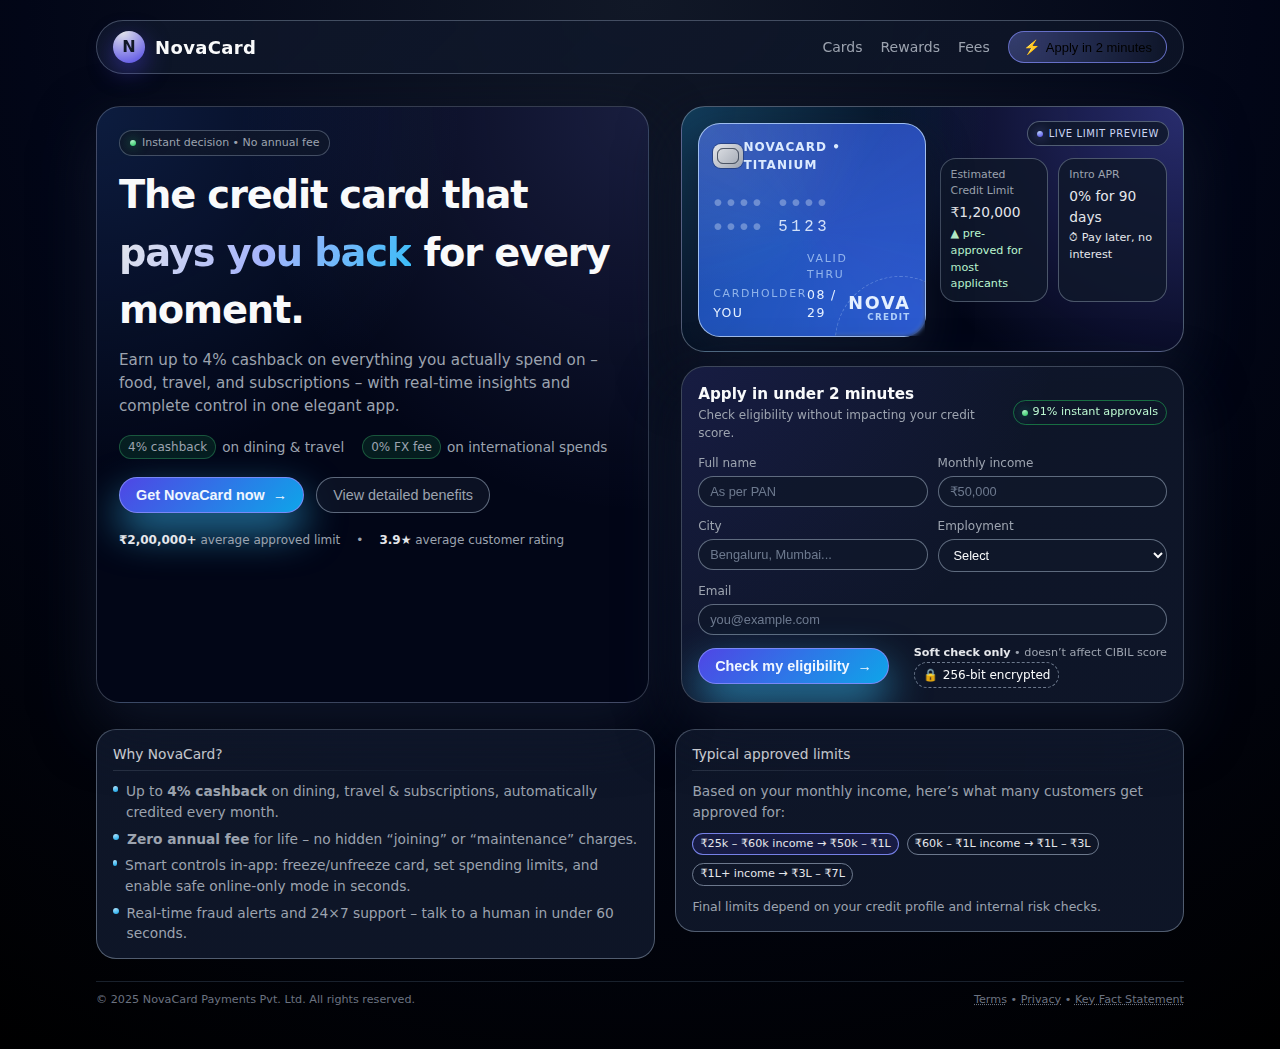
<file: index.html>
<!DOCTYPE html>
<html lang="en">
<head>
  <meta charset="UTF-8" />
  <title>NovaCard – Smart Credit for Modern Life</title>
  <meta name="viewport" content="width=device-width, initial-scale=1.0" />

  <style>
    :root {
      --bg-dark: #050816;
      --bg-card: #0f172a;
      --accent: #6366f1;
      --accent-soft: rgba(99, 102, 241, 0.1);
      --text-main: #f9fafb;
      --text-muted: #9ca3af;
      --danger: #f97373;
      --success: #22c55e;
      --border-soft: rgba(148, 163, 184, 0.35);
      --shadow-soft: 0 24px 60px rgba(15, 23, 42, 0.9);
      --radius-xl: 24px;
      --transition-fast: 180ms ease-out;
    }

    * {
      box-sizing: border-box;
      margin: 0;
      padding: 0;
    }

    body {
      font-family: system-ui, -apple-system, BlinkMacSystemFont, "SF Pro Text",
        "Segoe UI", sans-serif;
      background: radial-gradient(circle at top, #111827 0, #020617 50%, #000 100%);
      color: var(--text-main);
      min-height: 100vh;
      line-height: 1.5;
      -webkit-font-smoothing: antialiased;
    }

    a {
      color: inherit;
      text-decoration: none;
    }

    .page {
      max-width: 1120px;
      margin: 0 auto;
      padding: 20px 16px 40px;
    }

    /* Navbar */
    .nav {
      display: flex;
      align-items: center;
      justify-content: space-between;
      padding: 10px 16px;
      border-radius: 999px;
      border: 1px solid rgba(148, 163, 184, 0.4);
      background: linear-gradient(135deg, rgba(15, 23, 42, 0.9), rgba(15, 23, 42, 0.7));
      backdrop-filter: blur(18px);
      position: sticky;
      top: 12px;
      z-index: 10;
    }

    .nav-left {
      display: flex;
      align-items: center;
      gap: 10px;
    }

    .logo-badge {
      width: 32px;
      height: 32px;
      border-radius: 999px;
      background: radial-gradient(circle at 30% 0, #e5e7eb, #4f46e5);
      display: flex;
      align-items: center;
      justify-content: center;
      font-weight: 700;
      font-size: 16px;
      color: #111827;
      box-shadow: 0 8px 24px rgba(79, 70, 229, 0.5);
    }

    .nav-title {
      font-weight: 600;
      font-size: 18px;
      letter-spacing: 0.02em;
    }

    .nav-links {
      display: flex;
      align-items: center;
      gap: 18px;
      font-size: 14px;
      color: var(--text-muted);
    }

    .nav-link {
      position: relative;
      cursor: pointer;
    }

    .nav-link span {
      position: relative;
      z-index: 1;
    }

    .nav-link::after {
      content: "";
      position: absolute;
      inset: 0;
      border-radius: 999px;
      background: radial-gradient(circle at 50% 0, rgba(99, 102, 241, 0.25), transparent);
      opacity: 0;
      transform: scale(0.8);
      transition: opacity var(--transition-fast), transform var(--transition-fast);
    }

    .nav-link:hover {
      color: #e5e7eb;
    }

    .nav-link:hover::after {
      opacity: 1;
      transform: scale(1);
    }

    .nav-cta {
      padding: 7px 14px;
      font-size: 13px;
      border-radius: 999px;
      border: 1px solid rgba(129, 140, 248, 0.7);
      background: radial-gradient(circle at 0 0, rgba(129, 140, 248, 0.35), rgba(15, 23, 42, 0.8));
      cursor: pointer;
      display: inline-flex;
      align-items: center;
      gap: 6px;
      transition: transform var(--transition-fast), box-shadow var(--transition-fast),
        background var(--transition-fast);
    }

    .nav-cta-icon {
      font-size: 14px;
    }

    .nav-cta:hover {
      transform: translateY(-1px);
      box-shadow: 0 12px 32px rgba(79, 70, 229, 0.6);
      background: radial-gradient(circle at 0 0, rgba(129, 140, 248, 0.5), rgba(15, 23, 42, 0.9));
    }

    /* Layout */
    .hero {
      margin-top: 32px;
      display: grid;
      grid-template-columns: minmax(0, 1.1fr) minmax(0, 1fr);
      gap: 32px;
      align-items: stretch;
    }

    @media (max-width: 860px) {
      .hero {
        grid-template-columns: minmax(0, 1fr);
      }

      .nav {
        padding-inline: 12px;
        gap: 10px;
      }

      .nav-links {
        display: none;
      }
    }

    /* Left column: text */
    .hero-copy-card {
      padding: 22px 22px 20px;
      border-radius: var(--radius-xl);
      border: 1px solid var(--border-soft);
      background: radial-gradient(circle at 0 0, rgba(59, 130, 246, 0.18), transparent 45%),
        radial-gradient(circle at 100% 0, rgba(129, 140, 248, 0.18), transparent 50%),
        linear-gradient(145deg, #020617, #020617);
      box-shadow: var(--shadow-soft);
      position: relative;
      overflow: hidden;
    }

    .hero-pill {
      display: inline-flex;
      align-items: center;
      gap: 6px;
      padding: 4px 10px;
      border-radius: 999px;
      border: 1px solid rgba(148, 163, 184, 0.4);
      font-size: 11px;
      color: var(--text-muted);
      background: linear-gradient(135deg, rgba(15, 23, 42, 0.9), rgba(15, 23, 42, 0.8));
      margin-bottom: 10px;
    }

    .hero-pill-dot {
      width: 6px;
      height: 6px;
      border-radius: 999px;
      background: radial-gradient(circle at 30% 0, #bbf7d0, #22c55e);
      box-shadow: 0 0 12px rgba(34, 197, 94, 0.9);
    }

    .hero-heading {
      font-size: clamp(2.1rem, 3vw, 2.6rem);
      letter-spacing: -0.03em;
      font-weight: 700;
      margin-bottom: 10px;
    }

    .hero-heading strong {
      background: linear-gradient(120deg, #e5e7eb, #a5b4fc, #38bdf8);
      -webkit-background-clip: text;
      background-clip: text;
      color: transparent;
      white-space: nowrap;
    }

    .hero-sub {
      color: var(--text-muted);
      font-size: 0.95rem;
      max-width: 30rem;
      margin-bottom: 18px;
    }

    .hero-highlight-row {
      display: flex;
      gap: 18px;
      flex-wrap: wrap;
      margin-bottom: 18px;
      font-size: 0.85rem;
      color: #e5e7eb;
    }

    .hero-highlight {
      display: inline-flex;
      align-items: center;
      gap: 6px;
    }

    .hero-highlight-badge {
      padding: 2px 8px;
      border-radius: 999px;
      background: rgba(34, 197, 94, 0.12);
      color: #bbf7d0;
      font-size: 0.75rem;
      border: 1px solid rgba(74, 222, 128, 0.3);
    }

    .hero-highlight span {
      color: var(--text-muted);
    }

    .hero-cta-row {
      display: flex;
      gap: 12px;
      flex-wrap: wrap;
      margin-bottom: 18px;
    }

    .btn {
      border-radius: 999px;
      padding: 9px 16px;
      font-size: 0.9rem;
      display: inline-flex;
      align-items: center;
      gap: 8px;
      cursor: pointer;
      border: 1px solid transparent;
      transition: transform var(--transition-fast), box-shadow var(--transition-fast),
        background var(--transition-fast), border-color var(--transition-fast),
        opacity var(--transition-fast);
      white-space: nowrap;
    }

    .btn-primary {
      background: linear-gradient(135deg, #4f46e5, #0ea5e9);
      border-color: rgba(129, 140, 248, 0.9);
      box-shadow: 0 18px 40px rgba(56, 189, 248, 0.65);
      color: #eff6ff;
      font-weight: 600;
    }

    .btn-primary:hover {
      transform: translateY(-1px) scale(1.01);
      box-shadow: 0 24px 60px rgba(56, 189, 248, 0.9);
    }

    .btn-secondary {
      background: rgba(15, 23, 42, 0.7);
      border-color: rgba(148, 163, 184, 0.6);
      color: var(--text-muted);
    }

    .btn-secondary:hover {
      background: rgba(15, 23, 42, 0.95);
      border-color: rgba(209, 213, 219, 0.8);
      color: #e5e7eb;
    }

    .hero-footnote {
      display: flex;
      gap: 16px;
      flex-wrap: wrap;
      font-size: 0.75rem;
      color: var(--text-muted);
    }

    .hero-footnote strong {
      color: #e5e7eb;
    }

    /* Right column: card + form */
    .hero-right {
      display: flex;
      flex-direction: column;
      gap: 14px;
    }

    .card-visual {
      position: relative;
      border-radius: var(--radius-xl);
      padding: 16px 16px 14px;
      border: 1px solid rgba(148, 163, 184, 0.5);
      background: radial-gradient(circle at 0 0, rgba(56, 189, 248, 0.3), transparent 55%),
        radial-gradient(circle at 100% 0, rgba(99, 102, 241, 0.4), transparent 55%),
        linear-gradient(145deg, #020617, #020617);
      overflow: hidden;
      box-shadow: var(--shadow-soft);
    }

    .floating-tag {
      position: absolute;
      top: 14px;
      right: 14px;
      padding: 4px 9px;
      border-radius: 999px;
      font-size: 10px;
      letter-spacing: 0.06em;
      text-transform: uppercase;
      background: rgba(15, 23, 42, 0.85);
      border: 1px solid rgba(148, 163, 184, 0.5);
      color: #cbd5f5;
      display: inline-flex;
      align-items: center;
      gap: 6px;
    }

    .floating-tag-dot {
      width: 6px;
      height: 6px;
      border-radius: 999px;
      background: radial-gradient(circle at 30% 0, #bfdbfe, #4f46e5);
      box-shadow: 0 0 12px rgba(129, 140, 248, 0.9);
    }

    .card-inner {
      display: grid;
      grid-template-columns: minmax(0, 1.1fr) minmax(0, 1.1fr);
      gap: 14px;
      align-items: center;
    }

    @media (max-width: 480px) {
      .card-inner {
        grid-template-columns: minmax(0, 1fr);
      }
    }

    /* The credit card */
    .card-ui {
      border-radius: 22px;
      padding: 14px 14px 13px;
      background: radial-gradient(circle at 0 0, rgba(248, 250, 252, 0.12), transparent 55%),
        radial-gradient(circle at 100% 100%, rgba(37, 99, 235, 0.85), rgba(30, 64, 175, 0.9));
      border: 1px solid rgba(191, 219, 254, 0.8);
      box-shadow: 0 20px 40px rgba(15, 23, 42, 0.85);
      color: #e5f0ff;
      position: relative;
      overflow: hidden;
    }

    .card-ui::before {
      content: "";
      position: absolute;
      width: 220%;
      height: 220%;
      background: conic-gradient(
        from 0deg,
        rgba(248, 250, 252, 0.1),
        rgba(129, 140, 248, 0.25),
        rgba(56, 189, 248, 0.25),
        rgba(248, 250, 252, 0.1)
      );
      top: -60%;
      left: -60%;
      opacity: 0.5;
      filter: blur(9px);
    }

    .card-ui-main {
      position: relative;
      z-index: 1;
    }

    .card-row-top {
      display: flex;
      justify-content: space-between;
      align-items: center;
      margin-bottom: 18px;
    }

    .card-chip {
      width: 32px;
      height: 24px;
      border-radius: 8px;
      background: linear-gradient(135deg, #e5e7eb, #9ca3af);
      box-shadow: 0 0 0 1px rgba(15, 23, 42, 0.35);
      position: relative;
      overflow: hidden;
    }

    .card-chip::before,
    .card-chip::after {
      content: "";
      position: absolute;
      inset: 4px;
      border-radius: 6px;
      border: 1px solid rgba(55, 65, 81, 0.6);
    }

    .card-brand {
      font-size: 12px;
      letter-spacing: 0.09em;
      text-transform: uppercase;
      color: #dbeafe;
      font-weight: 600;
    }

    .card-number {
      font-family: "SF Mono", ui-monospace, Menlo, Monaco, Consolas, "Liberation Mono",
        "Courier New", monospace;
      font-size: 0.98rem;
      letter-spacing: 0.23em;
      margin-bottom: 12px;
    }

    .card-number span {
      opacity: 0.9;
    }

    .card-number span.muted {
      opacity: 0.35;
    }

    .card-row-bottom {
      display: flex;
      justify-content: space-between;
      align-items: flex-end;
      font-size: 0.68rem;
      letter-spacing: 0.16em;
      text-transform: uppercase;
    }

    .card-label {
      color: rgba(191, 219, 254, 0.7);
      margin-bottom: 2px;
    }

    .card-value {
      font-size: 0.78rem;
      letter-spacing: 0.11em;
    }

    .card-logo {
      font-weight: 700;
      font-size: 1.1rem;
      display: flex;
      flex-direction: column;
      align-items: flex-end;
      line-height: 1.1;
    }

    .card-logo span:nth-child(2) {
      font-size: 0.55rem;
      letter-spacing: 0.14em;
      text-transform: uppercase;
      color: rgba(191, 219, 254, 0.9);
    }

    .card-orbit {
      position: absolute;
      width: 130px;
      height: 130px;
      border-radius: 999px;
      border: 1px dashed rgba(191, 219, 254, 0.35);
      bottom: -70px;
      right: -40px;
      opacity: 0.9;
      backdrop-filter: blur(2px);
    }

    .card-orbit-dot {
      position: absolute;
      width: 10px;
      height: 10px;
      border-radius: 999px;
      background: radial-gradient(circle at 30% 0, #f9fafb, #38bdf8);
      top: 16px;
      right: 18px;
      box-shadow: 0 0 14px rgba(56, 189, 248, 0.9);
    }

    /* Quick stats */
    .card-stats {
      font-size: 0.75rem;
      color: var(--text-muted);
      display: grid;
      grid-template-columns: repeat(2, minmax(0, 1fr));
      gap: 10px;
    }

    .stat {
      padding: 8px 10px;
      border-radius: 16px;
      border: 1px solid rgba(148, 163, 184, 0.45);
      background: rgba(15, 23, 42, 0.85);
      display: flex;
      flex-direction: column;
      gap: 3px;
    }

    .stat-label {
      font-size: 0.68rem;
      color: var(--text-muted);
    }

    .stat-value {
      font-size: 0.86rem;
      color: #e5e7eb;
      font-weight: 500;
    }

    .stat-pill {
      display: inline-flex;
      align-items: center;
      gap: 5px;
      font-size: 0.7rem;
    }

    .stat-pill span {
      font-size: 0.68rem;
    }

    .stat-pill-positive {
      color: #bbf7d0;
    }

    .stat-pill-neutral {
      color: #e5e7eb;
    }

    /* Form */
    .apply-card {
      border-radius: var(--radius-xl);
      padding: 16px 16px 14px;
      border: 1px solid var(--border-soft);
      background: linear-gradient(
        145deg,
        rgba(15, 23, 42, 0.95),
        rgba(15, 23, 42, 0.92)
      );
      box-shadow: var(--shadow-soft);
      position: relative;
      overflow: hidden;
    }

    .apply-card::before {
      content: "";
      position: absolute;
      inset: -100px;
      background: radial-gradient(
        circle at 0 0,
        rgba(79, 70, 229, 0.27),
        transparent 55%
      );
      opacity: 0.7;
    }

    .apply-inner {
      position: relative;
      z-index: 1;
    }

    .apply-header {
      display: flex;
      justify-content: space-between;
      align-items: center;
      margin-bottom: 12px;
      gap: 10px;
    }

    .apply-title {
      font-size: 0.95rem;
      font-weight: 600;
    }

    .apply-caption {
      font-size: 0.75rem;
      color: var(--text-muted);
    }

    .apply-badge {
      padding: 3px 8px;
      border-radius: 999px;
      border: 1px solid rgba(34, 197, 94, 0.5);
      font-size: 0.7rem;
      color: #bbf7d0;
      display: inline-flex;
      align-items: center;
      gap: 5px;
      white-space: nowrap;
    }

    .apply-badge-dot {
      width: 6px;
      height: 6px;
      border-radius: 999px;
      background: radial-gradient(circle at 30% 0, #bbf7d0, #22c55e);
      box-shadow: 0 0 12px rgba(16, 185, 129, 0.9);
    }

    .form {
      display: grid;
      grid-template-columns: minmax(0, 1.1fr) minmax(0, 1.1fr);
      gap: 10px 10px;
      margin-bottom: 10px;
    }

    .form-group {
      display: flex;
      flex-direction: column;
      gap: 4px;
    }

    .form-group.full {
      grid-column: 1 / -1;
    }

    label {
      font-size: 0.75rem;
      color: var(--text-muted);
    }

    input,
    select {
      border-radius: 999px;
      border: 1px solid rgba(148, 163, 184, 0.6);
      background: rgba(15, 23, 42, 0.85);
      padding: 7px 11px;
      font-size: 0.8rem;
      color: var(--text-main);
      outline: none;
      transition: border-color var(--transition-fast),
        box-shadow var(--transition-fast), background var(--transition-fast),
        transform var(--transition-fast);
    }

    input::placeholder {
      color: rgba(148, 163, 184, 0.7);
    }

    input:focus,
    select:focus {
      border-color: rgba(129, 140, 248, 0.95);
      box-shadow: 0 0 0 1px rgba(129, 140, 248, 0.5);
      background: rgba(15, 23, 42, 0.98);
      transform: translateY(-0.5px);
    }

    .form-footer {
      display: flex;
      align-items: center;
      justify-content: space-between;
      gap: 8px;
      flex-wrap: wrap;
    }

    .apply-meta {
      font-size: 0.7rem;
      color: var(--text-muted);
    }

    .apply-meta strong {
      color: #e5e7eb;
    }

    .badge-soft {
      display: inline-flex;
      align-items: center;
      gap: 5px;
      padding: 3px 8px;
      border-radius: 999px;
      border: 1px dashed rgba(148, 163, 184, 0.7);
      font-size: 0.7rem;
    }

    .badge-soft span {
      font-size: 0.75rem;
    }

    .error {
      margin-top: 4px;
      font-size: 0.7rem;
      color: var(--danger);
      display: none;
    }

    .error.visible {
      display: block;
    }

    .success-banner {
      margin-top: 8px;
      padding: 6px 9px;
      border-radius: 999px;
      font-size: 0.75rem;
      color: #bbf7d0;
      background: rgba(22, 163, 74, 0.12);
      border: 1px solid rgba(34, 197, 94, 0.6);
      display: none;
    }

    .success-banner.visible {
      display: inline-flex;
      align-items: center;
      gap: 6px;
    }

    /* Bottom section */
    .bottom-section {
      margin-top: 26px;
      display: grid;
      grid-template-columns: minmax(0, 1.1fr) minmax(0, 1fr);
      gap: 20px;
      align-items: flex-start;
      font-size: 0.86rem;
      color: var(--text-muted);
    }

    @media (max-width: 860px) {
      .bottom-section {
        grid-template-columns: minmax(0, 1fr);
      }
    }

    .bottom-block {
      border-radius: 20px;
      padding: 14px 16px;
      border: 1px solid rgba(148, 163, 184, 0.5);
      background: radial-gradient(circle at 0 0, rgba(15, 23, 42, 0.95), rgba(15, 23, 42, 0.92));
    }

    .bottom-title {
      font-size: 0.86rem;
      color: #e5e7eb;
      margin-bottom: 5px;
      font-weight: 500;
    }

    .divider {
      height: 1px;
      background: linear-gradient(
        to right,
        rgba(148, 163, 184, 0.2),
        rgba(148, 163, 184, 0.05),
        transparent
      );
      margin: 6px 0 10px;
    }

    .benefit-list {
      list-style: none;
      display: grid;
      gap: 6px;
    }

    .benefit-item {
      display: flex;
      gap: 8px;
      align-items: flex-start;
    }

    .benefit-dot {
      margin-top: 5px;
      width: 6px;
      height: 6px;
      border-radius: 999px;
      background: radial-gradient(circle at 30% 0, #bae6fd, #0ea5e9);
    }

    .limit-pill {
      display: inline-flex;
      gap: 8px;
      flex-wrap: wrap;
    }

    .mini-pill {
      padding: 2px 7px;
      border-radius: 999px;
      border: 1px solid rgba(148, 163, 184, 0.7);
      font-size: 0.7rem;
      color: #e5e7eb;
    }

    .mini-pill-strong {
      border-color: rgba(129, 140, 248, 0.9);
      background: rgba(79, 70, 229, 0.15);
    }

    footer {
      margin-top: 22px;
      font-size: 0.7rem;
      color: #6b7280;
      display: flex;
      justify-content: space-between;
      gap: 10px;
      flex-wrap: wrap;
      padding-top: 10px;
      border-top: 1px solid rgba(31, 41, 55, 0.8);
    }

    footer a {
      text-decoration: underline;
      text-decoration-style: dotted;
    }
  </style>
</head>
<body>
  <div class="page">
    <!-- NAVBAR -->
    <header class="nav">
      <div class="nav-left">
        <div class="logo-badge">N</div>
        <div>
          <div class="nav-title">NovaCard</div>
        </div>
      </div>
      <div class="nav-links">
        <div class="nav-link"><span>Cards</span></div>
        <div class="nav-link"><span>Rewards</span></div>
        <div class="nav-link"><span>Fees</span></div>
        <button class="nav-cta" id="navApplyBtn">
          <span class="nav-cta-icon">⚡</span>
          <span>Apply in 2 minutes</span>
        </button>
      </div>
    </header>

    <!-- HERO SECTION -->
    <main class="hero">
      <!-- LEFT COLUMN -->
      <section class="hero-copy-card">
        <div class="hero-pill">
          <div class="hero-pill-dot"></div>
          Instant decision • No annual fee
        </div>
        <h1 class="hero-heading">
          The credit card that <strong>pays you back</strong> for
          every moment.
        </h1>
        <p class="hero-sub">
          Earn up to 4% cashback on everything you actually spend on –
          food, travel, and subscriptions – with real-time insights and
          complete control in one elegant app.
        </p>

        <div class="hero-highlight-row">
          <div class="hero-highlight">
            <span class="hero-highlight-badge">4% cashback</span>
            <span>on dining &amp; travel</span>
          </div>
          <div class="hero-highlight">
            <span class="hero-highlight-badge">0% FX fee</span>
            <span>on international spends</span>
          </div>
        </div>

        <div class="hero-cta-row">
          <button class="btn btn-primary" id="primaryApplyBtn">
            Get NovaCard now
            <span>→</span>
          </button>
          <button class="btn btn-secondary" id="learnMoreBtn">
            View detailed benefits
          </button>
        </div>

        <div class="hero-footnote">
          <span><strong>₹2,00,000+</strong> average approved limit</span>
          <span>•</span>
          <span><strong>3.9★</strong> average customer rating</span>
        </div>
      </section>

      <!-- RIGHT COLUMN -->
      <section class="hero-right">
        <!-- CARD VISUAL -->
        <div class="card-visual">
          <div class="floating-tag">
            <span class="floating-tag-dot"></span>
            LIVE LIMIT PREVIEW
          </div>
          <div class="card-inner">
            <div class="card-ui">
              <div class="card-ui-main">
                <div class="card-row-top">
                  <div class="card-chip"></div>
                  <div class="card-brand">NovaCard • Titanium</div>
                </div>
                <div class="card-number" id="cardNumberDisplay">
                  <span class="muted">●●●●</span>&nbsp;<span class="muted">●●●●</span>&nbsp;
                  <span class="muted">●●●●</span>&nbsp;<span>5123</span>
                </div>
                <div class="card-row-bottom">
                  <div>
                    <div class="card-label">Cardholder</div>
                    <div class="card-value" id="cardNameDisplay">YOU</div>
                  </div>
                  <div>
                    <div class="card-label">Valid Thru</div>
                    <div class="card-value">08 / 29</div>
                  </div>
                  <div class="card-logo">
                    <span>NOVA</span>
                    <span>CREDIT</span>
                  </div>
                </div>
              </div>
              <div class="card-orbit">
                <div class="card-orbit-dot"></div>
              </div>
            </div>

            <div class="card-stats">
              <div class="stat">
                <span class="stat-label">Estimated Credit Limit</span>
                <span class="stat-value" id="limitDisplay">₹1,20,000</span>
                <span class="stat-pill stat-pill-positive">
                  ▲ pre-approved for most applicants
                </span>
              </div>
              <div class="stat">
                <span class="stat-label">Intro APR</span>
                <span class="stat-value">0% for 90 days</span>
                <span class="stat-pill stat-pill-neutral">
                  ⏱ Pay later, no interest
                </span>
              </div>
            </div>
          </div>
        </div>

        <!-- APPLY FORM -->
        <aside class="apply-card" id="applySection">
          <div class="apply-inner">
            <div class="apply-header">
              <div>
                <div class="apply-title">Apply in under 2 minutes</div>
                <div class="apply-caption">
                  Check eligibility without impacting your credit score.
                </div>
              </div>
              <div class="apply-badge">
                <span class="apply-badge-dot"></span>
                91% instant approvals
              </div>
            </div>

            <form class="form" id="applyForm" novalidate>
              <div class="form-group">
                <label for="fullName">Full name</label>
                <input
                  type="text"
                  id="fullName"
                  name="fullName"
                  placeholder="As per PAN"
                  required
                />
                <div class="error" id="nameError">Please enter your name.</div>
              </div>

              <div class="form-group">
                <label for="income">Monthly income</label>
                <input
                  type="number"
                  id="income"
                  name="income"
                  placeholder="₹50,000"
                  min="10000"
                  required
                />
                <div class="error" id="incomeError">
                  Please enter income above ₹10,000.
                </div>
              </div>

              <div class="form-group">
                <label for="city">City</label>
                <input
                  type="text"
                  id="city"
                  name="city"
                  placeholder="Bengaluru, Mumbai..."
                  required
                />
                <div class="error" id="cityError">Please enter your city.</div>
              </div>

              <div class="form-group">
                <label for="employment">Employment</label>
                <select id="employment" name="employment" required>
                  <option value="">Select</option>
                  <option value="salaried">Salaried</option>
                  <option value="self-employed">Self-employed</option>
                  <option value="freelancer">Freelancer</option>
                  <option value="student">Student</option>
                </select>
                <div class="error" id="employmentError">
                  Please select employment type.
                </div>
              </div>

              <div class="form-group full">
                <label for="email">Email</label>
                <input
                  type="email"
                  id="email"
                  name="email"
                  placeholder="you@example.com"
                  required
                />
                <div class="error" id="emailError">
                  Please enter a valid email address.
                </div>
              </div>
            </form>

            <div class="form-footer">
              <div>
                <button class="btn btn-primary" id="submitBtn">
                  Check my eligibility
                  <span>→</span>
                </button>
                <div class="success-banner" id="successBanner">
                  ✅ You’re pre-qualified! We’ll reach out shortly.
                </div>
              </div>

              <div>
                <div class="apply-meta">
                  <strong>Soft check only</strong> • doesn’t affect CIBIL score
                </div>
                <div class="badge-soft">
                  <span>🔒</span>
                  <span>256-bit encrypted</span>
                </div>
              </div>
            </div>
          </div>
        </aside>
      </section>
    </main>

    <!-- BOTTOM SECTION -->
    <section class="bottom-section" id="benefitsSection">
      <div class="bottom-block">
        <div class="bottom-title">Why NovaCard?</div>
        <div class="divider"></div>
        <ul class="benefit-list">
          <li class="benefit-item">
            <div class="benefit-dot"></div>
            <div>
              Up to <strong>4% cashback</strong> on dining, travel &amp; subscriptions,
              automatically credited every month.
            </div>
          </li>
          <li class="benefit-item">
            <div class="benefit-dot"></div>
            <div>
              <strong>Zero annual fee</strong> for life – no hidden “joining”
              or “maintenance” charges.
            </div>
          </li>
          <li class="benefit-item">
            <div class="benefit-dot"></div>
            <div>
              Smart controls in-app: freeze/unfreeze card, set spending limits,
              and enable safe online-only mode in seconds.
            </div>
          </li>
          <li class="benefit-item">
            <div class="benefit-dot"></div>
            <div>
              Real-time fraud alerts and 24×7 support – talk to a human in
              under 60 seconds.
            </div>
          </li>
        </ul>
      </div>

      <div class="bottom-block">
        <div class="bottom-title">Typical approved limits</div>
        <div class="divider"></div>
        <p>
          Based on your monthly income, here’s what many customers get
          approved for:
        </p>
        <div style="margin: 10px 0 8px" class="limit-pill">
          <span class="mini-pill mini-pill-strong">₹25k – ₹60k income → ₹50k – ₹1L</span>
          <span class="mini-pill">₹60k – ₹1L income → ₹1L – ₹3L</span>
          <span class="mini-pill">₹1L+ income → ₹3L – ₹7L</span>
        </div>
        <p style="font-size: 0.78rem; margin-top: 4px;">
          Final limits depend on your credit profile and internal risk checks.
        </p>
      </div>
    </section>

    <footer>
      <div>© 2025 NovaCard Payments Pvt. Ltd. All rights reserved.</div>
      <div>
        <a href="#">Terms</a> • <a href="#">Privacy</a> •
        <a href="#">Key Fact Statement</a>
      </div>
    </footer>
  </div>

  <script>
    // Smooth scroll helpers
    function scrollToElement(id) {
      const el = document.getElementById(id);
      if (!el) return;
      el.scrollIntoView({ behavior: "smooth", block: "start" });
    }

    document.getElementById("navApplyBtn").addEventListener("click", function () {
      scrollToElement("applySection");
    });

    document.getElementById("primaryApplyBtn").addEventListener("click", function () {
      scrollToElement("applySection");
    });

    document.getElementById("learnMoreBtn").addEventListener("click", function () {
      scrollToElement("benefitsSection");
    });

    // Form logic
    const form = document.getElementById("applyForm");
    const submitBtn = document.getElementById("submitBtn");
    const successBanner = document.getElementById("successBanner");

    const nameInput = document.getElementById("fullName");
    const incomeInput = document.getElementById("income");
    const cityInput = document.getElementById("city");
    const employmentSelect = document.getElementById("employment");
    const emailInput = document.getElementById("email");

    const nameError = document.getElementById("nameError");
    const incomeError = document.getElementById("incomeError");
    const cityError = document.getElementById("cityError");
    const employmentError = document.getElementById("employmentError");
    const emailError = document.getElementById("emailError");

    const cardNameDisplay = document.getElementById("cardNameDisplay");
    const cardNumberDisplay = document.getElementById("cardNumberDisplay");
    const limitDisplay = document.getElementById("limitDisplay");

    function formatLimit(amount) {
      // Simple Indian number formatting for thousands / lakhs
      let x = amount.toString();
      if (x.length <= 3) return "₹" + x;
      let lastThree = x.slice(-3);
      let other = x.slice(0, -3);
      if (other !== "") lastThree = "," + lastThree;
      let res = "";
      while (other.length > 2) {
        res = "," + other.slice(-2) + res;
        other = other.slice(0, -2);
      }
      if (other !== "") {
        res = other + res;
      }
      return "₹" + res + lastThree;
    }

    function estimateLimit(income) {
      income = Number(income) || 0;
      if (income <= 0) return 120000;
      // Rough rule: limit = income * 2.5 with caps
      let base = income * 2.5;
      if (base < 50000) base = 50000;
      if (base > 700000) base = 700000;
      return Math.round(base / 1000) * 1000;
    }

    // Update card preview from name and income
    nameInput.addEventListener("input", function () {
      const name = nameInput.value.trim();
      cardNameDisplay.textContent = name ? name.toUpperCase() : "YOU";
    });

    incomeInput.addEventListener("input", function () {
      const income = incomeInput.value;
      const limit = estimateLimit(income);
      limitDisplay.textContent = formatLimit(limit);
      // last 4 digits from income
      const suffix = ("0000" + (Math.floor(income) % 10000)).slice(-4) || "5123";
      cardNumberDisplay.innerHTML =
        '<span class="muted">●●●●</span>&nbsp;<span class="muted">●●●●</span>&nbsp;' +
        '<span class="muted">●●●●</span>&nbsp;<span>' +
        suffix +
        "</span>";
    });

    // Simple email validation
    function isValidEmail(email) {
      return /^[^\s@]+@[^\s@]+\.[^\s@]+$/.test(email);
    }

    function clearErrors() {
      [
        nameError,
        incomeError,
        cityError,
        employmentError,
        emailError
      ].forEach(function (el) {
        el.classList.remove("visible");
      });
    }

    submitBtn.addEventListener("click", function (e) {
      e.preventDefault();
      clearErrors();
      successBanner.classList.remove("visible");

      let hasError = false;

      if (!nameInput.value.trim()) {
        nameError.classList.add("visible");
        hasError = true;
      }

      const income = Number(incomeInput.value);
      if (!income || income < 10000) {
        incomeError.classList.add("visible");
        hasError = true;
      }

      if (!cityInput.value.trim()) {
        cityError.classList.add("visible");
        hasError = true;
      }

      if (!employmentSelect.value) {
        employmentError.classList.add("visible");
        hasError = true;
      }

      if (!emailInput.value.trim() || !isValidEmail(emailInput.value)) {
        emailError.classList.add("visible");
        hasError = true;
      }

      if (hasError) return;

      // "Submit"
      successBanner.classList.add("visible");

      // Optional: fake loading state
      submitBtn.disabled = true;
      const originalText = submitBtn.textContent;
      submitBtn.textContent = "Checking...";
      setTimeout(function () {
        submitBtn.disabled = false;
        submitBtn.textContent = originalText;
      }, 1200);
    });
  </script>
</body>
</html>
</file>
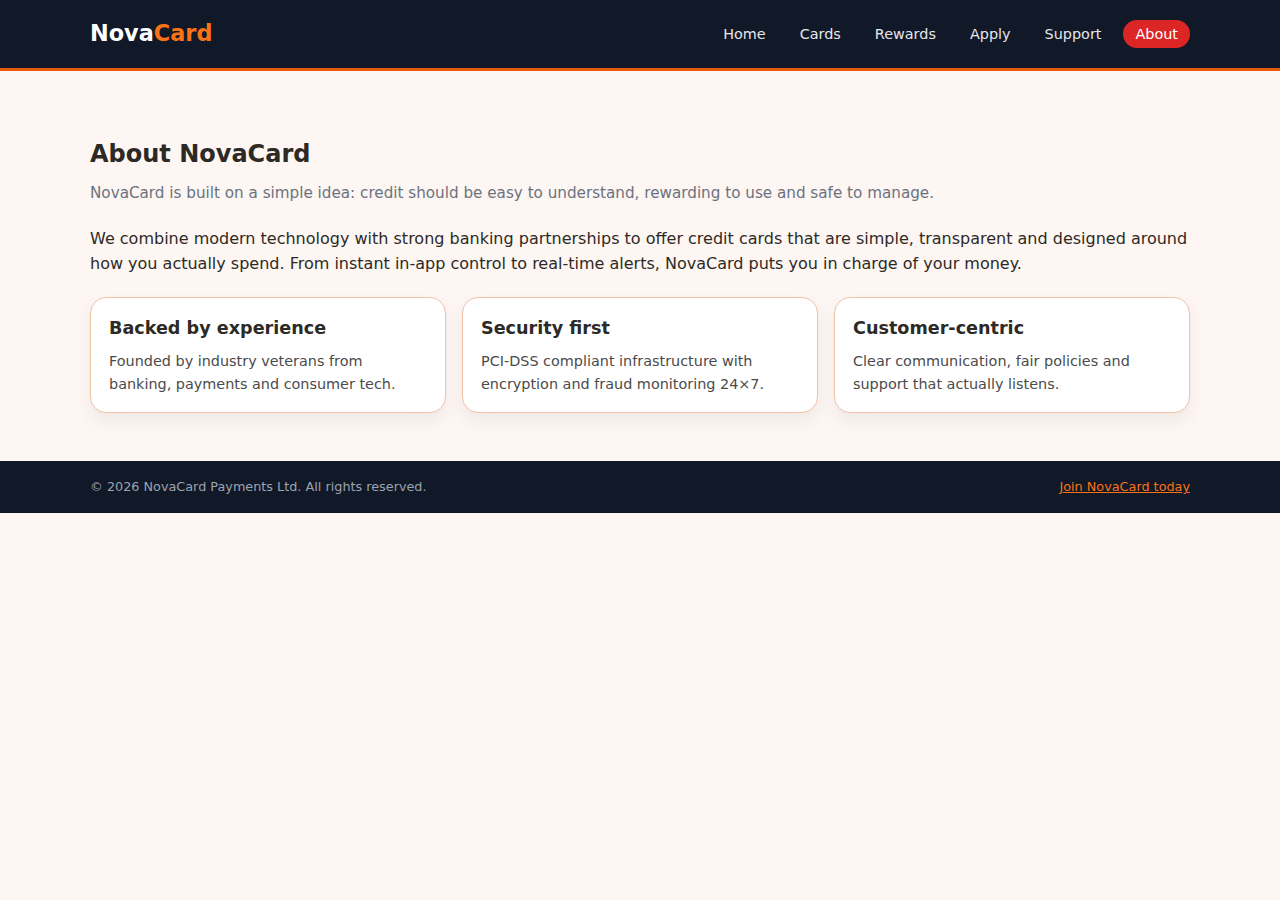
<file: about.html>
<!DOCTYPE html>
<html lang="en">
<head>
  <meta charset="UTF-8" />
  <title>About NovaCard</title>
  <meta name="viewport" content="width=device-width, initial-scale=1" />
  <link rel="stylesheet" href="style.css" />
</head>
<body>
<header>
  <div class="container header-inner">
    <div class="logo">Nova<span>Card</span></div>
    <nav>
      <ul>
        <li><a href="index.html">Home</a></li>
        <li><a href="cards.html">Cards</a></li>
        <li><a href="rewards.html">Rewards</a></li>
        <li><a href="apply.html">Apply</a></li>
        <li><a href="support.html">Support</a></li>
        <li><a href="about.html" class="active">About</a></li>
      </ul>
    </nav>
  </div>
</header>

<main class="container">
  <section class="section">
    <h1 class="section-title">About NovaCard</h1>
    <p class="section-subtitle">
      NovaCard is built on a simple idea: credit should be easy to understand, rewarding to use and safe to manage.
    </p>

    <p>
      We combine modern technology with strong banking partnerships to offer credit cards that are simple,
      transparent and designed around how you actually spend. From instant in-app control to real-time alerts,
      NovaCard puts you in charge of your money.
    </p>

    <div class="grid-3" style="margin-top:20px;">
      <div class="card">
        <h3>Backed by experience</h3>
        <p>Founded by industry veterans from banking, payments and consumer tech.</p>
      </div>
      <div class="card">
        <h3>Security first</h3>
        <p>PCI-DSS compliant infrastructure with encryption and fraud monitoring 24×7.</p>
      </div>
      <div class="card">
        <h3>Customer-centric</h3>
        <p>Clear communication, fair policies and support that actually listens.</p>
      </div>
    </div>
  </section>
</main>

<footer>
  <div class="container footer-inner">
    <span>© <span id="year"></span> NovaCard Payments Ltd. All rights reserved.</span>
    <span><a href="apply.html" style="color:#f97316;">Join NovaCard today</a></span>
  </div>
</footer>

<script>
  document.getElementById("year").textContent = new Date().getFullYear();
</script>
</body>
</html>
</file>
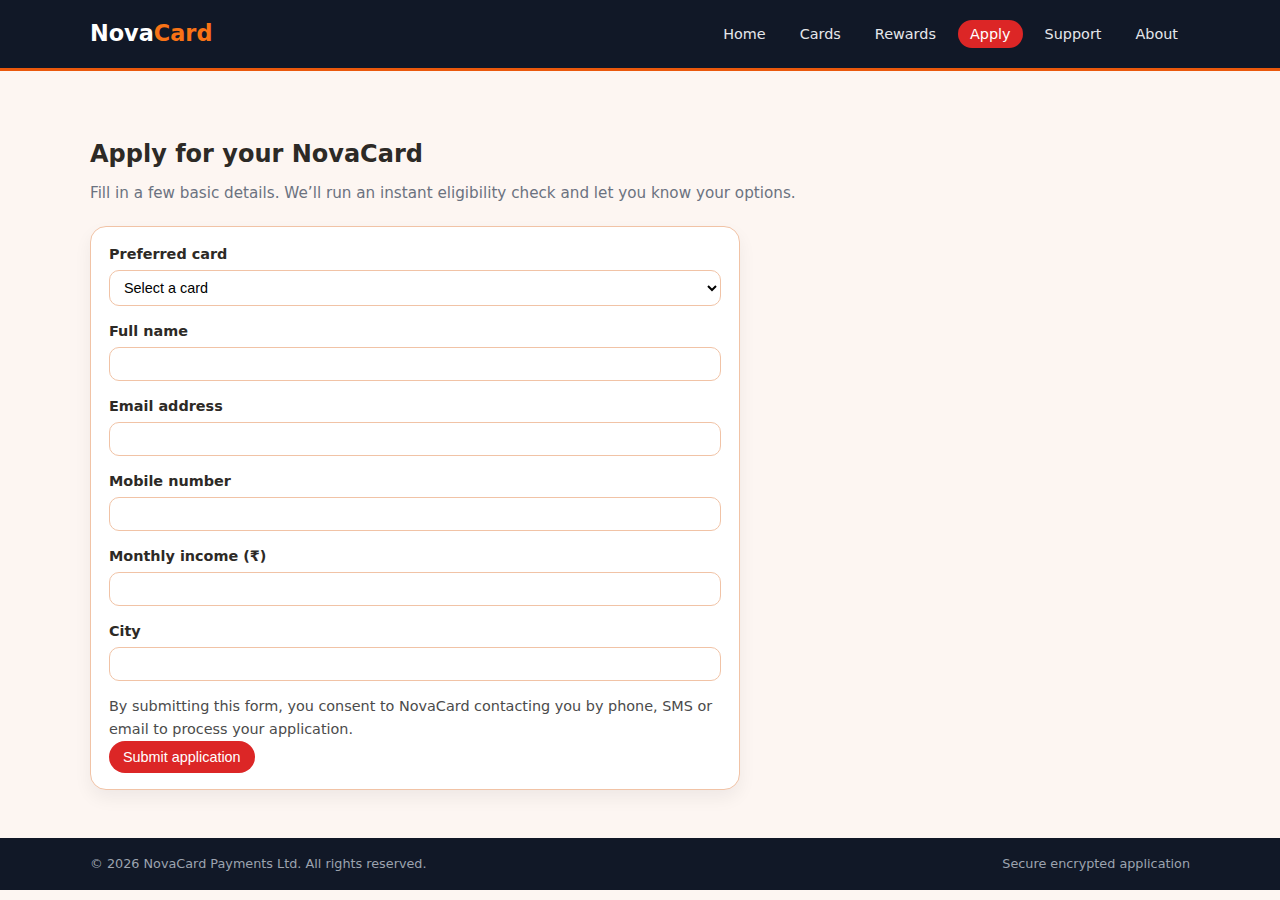
<file: apply.html>
<!DOCTYPE html>
<html lang="en">
<head>
  <meta charset="UTF-8" />
  <title>Apply for NovaCard</title>
  <meta name="viewport" content="width=device-width, initial-scale=1" />
  <link rel="stylesheet" href="style.css" />
</head>
<body>
<header>
  <div class="container header-inner">
    <div class="logo">Nova<span>Card</span></div>
    <nav>
      <ul>
        <li><a href="index.html">Home</a></li>
        <li><a href="cards.html">Cards</a></li>
        <li><a href="rewards.html">Rewards</a></li>
        <li><a href="apply.html" class="active">Apply</a></li>
        <li><a href="support.html">Support</a></li>
        <li><a href="about.html">About</a></li>
      </ul>
    </nav>
  </div>
</header>

<main class="container">
  <section class="section">
    <h1 class="section-title">Apply for your NovaCard</h1>
    <p class="section-subtitle">
      Fill in a few basic details. We’ll run an instant eligibility check and let you know your options.
    </p>

    <div class="card form-card">
      <form id="applyForm">
        <div class="form-group">
          <label for="cardType">Preferred card</label>
          <select id="cardType" name="cardType" required>
            <option value="">Select a card</option>
            <option value="lite">NovaCard Lite</option>
            <option value="prime">NovaCard Prime</option>
            <option value="travel">NovaCard Travel+</option>
          </select>
        </div>

        <div class="form-group">
          <label for="fullName">Full name</label>
          <input type="text" id="fullName" name="fullName" required />
        </div>

        <div class="form-group">
          <label for="email">Email address</label>
          <input type="email" id="email" name="email" required />
        </div>

        <div class="form-group">
          <label for="phone">Mobile number</label>
          <input type="text" id="phone" name="phone" required />
        </div>

        <div class="form-group">
          <label for="income">Monthly income (₹)</label>
          <input type="number" id="income" name="income" required />
        </div>

        <div class="form-group">
          <label for="city">City</label>
          <input type="text" id="city" name="city" required />
        </div>

        <p class="form-note">
          By submitting this form, you consent to NovaCard contacting you by phone, SMS or email to process your application.
        </p>

        <button type="submit" class="btn">Submit application</button>
        <p id="applyStatus" class="form-note" style="margin-top:8px; color:#16a34a; display:none;">
          Thank you! We’ve received your application. Our team will contact you shortly.
        </p>
      </form>
    </div>
  </section>
</main>

<footer>
  <div class="container footer-inner">
    <span>© <span id="year"></span> NovaCard Payments Ltd. All rights reserved.</span>
    <span>Secure encrypted application</span>
  </div>
</footer>

<script>
  document.getElementById("year").textContent = new Date().getFullYear();

  const applyForm = document.getElementById("applyForm");
  const applyStatus = document.getElementById("applyStatus");

  applyForm.addEventListener("submit", function (e) {
    e.preventDefault();
    applyStatus.style.display = "block";
    applyForm.reset();
    setTimeout(() => { applyStatus.style.display = "none"; }, 5000);
  });
</script>
</body>
</html>
</file>
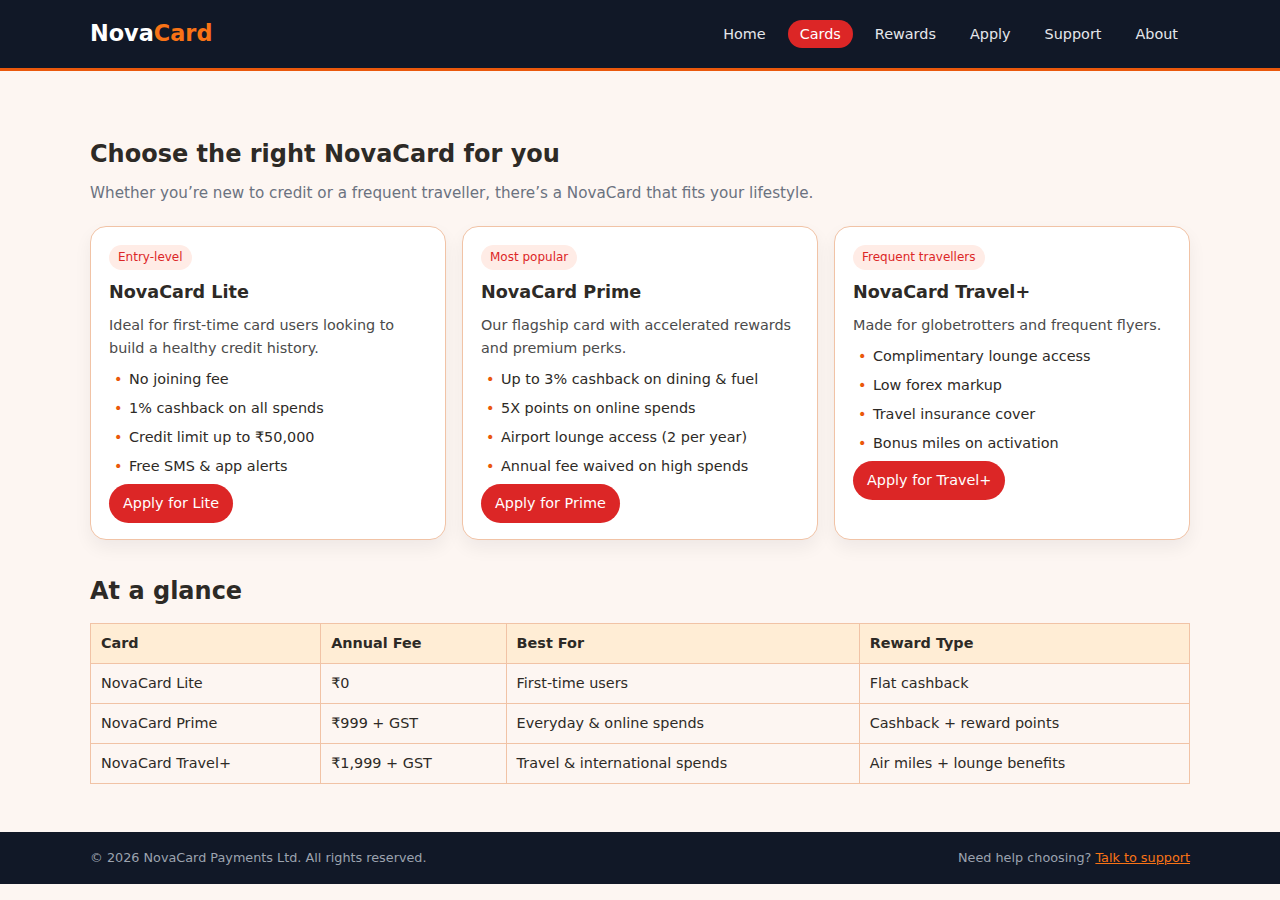
<file: cards.html>
<!DOCTYPE html>
<html lang="en">
<head>
  <meta charset="UTF-8" />
  <title>NovaCard – Credit Card Range</title>
  <meta name="viewport" content="width=device-width, initial-scale=1" />
  <link rel="stylesheet" href="style.css" />
</head>
<body>
<header>
  <div class="container header-inner">
    <div class="logo">Nova<span>Card</span></div>
    <nav>
      <ul>
        <li><a href="index.html">Home</a></li>
        <li><a href="cards.html" class="active">Cards</a></li>
        <li><a href="rewards.html">Rewards</a></li>
        <li><a href="apply.html">Apply</a></li>
        <li><a href="support.html">Support</a></li>
        <li><a href="about.html">About</a></li>
      </ul>
    </nav>
  </div>
</header>

<main class="container">
  <section class="section">
    <h1 class="section-title">Choose the right NovaCard for you</h1>
    <p class="section-subtitle">
      Whether you’re new to credit or a frequent traveller, there’s a NovaCard that fits your lifestyle.
    </p>

    <div class="grid-3">
      <div class="card">
        <span class="badge">Entry-level</span>
        <h3>NovaCard Lite</h3>
        <p>Ideal for first-time card users looking to build a healthy credit history.</p>
        <ul class="feature-list">
          <li>No joining fee</li>
          <li>1% cashback on all spends</li>
          <li>Credit limit up to ₹50,000</li>
          <li>Free SMS & app alerts</li>
        </ul>
        <a href="apply.html" class="btn">Apply for Lite</a>
      </div>

      <div class="card">
        <span class="badge">Most popular</span>
        <h3>NovaCard Prime</h3>
        <p>Our flagship card with accelerated rewards and premium perks.</p>
        <ul class="feature-list">
          <li>Up to 3% cashback on dining & fuel</li>
          <li>5X points on online spends</li>
          <li>Airport lounge access (2 per year)</li>
          <li>Annual fee waived on high spends</li>
        </ul>
        <a href="apply.html" class="btn">Apply for Prime</a>
      </div>

      <div class="card">
        <span class="badge">Frequent travellers</span>
        <h3>NovaCard Travel+</h3>
        <p>Made for globetrotters and frequent flyers.</p>
        <ul class="feature-list">
          <li>Complimentary lounge access</li>
          <li>Low forex markup</li>
          <li>Travel insurance cover</li>
          <li>Bonus miles on activation</li>
        </ul>
        <a href="apply.html" class="btn">Apply for Travel+</a>
      </div>
    </div>
  </section>

  <section class="section">
    <h2 class="section-title">At a glance</h2>
    <table class="compare-table">
      <tr>
        <th>Card</th>
        <th>Annual Fee</th>
        <th>Best For</th>
        <th>Reward Type</th>
      </tr>
      <tr>
        <td>NovaCard Lite</td>
        <td>₹0</td>
        <td>First-time users</td>
        <td>Flat cashback</td>
      </tr>
      <tr>
        <td>NovaCard Prime</td>
        <td>₹999 + GST</td>
        <td>Everyday & online spends</td>
        <td>Cashback + reward points</td>
      </tr>
      <tr>
        <td>NovaCard Travel+</td>
        <td>₹1,999 + GST</td>
        <td>Travel & international spends</td>
        <td>Air miles + lounge benefits</td>
      </tr>
    </table>
  </section>
</main>

<footer>
  <div class="container footer-inner">
    <span>© <span id="year"></span> NovaCard Payments Ltd. All rights reserved.</span>
    <span>Need help choosing? <a href="support.html" style="color:#f97316;">Talk to support</a></span>
  </div>
</footer>

<script>
  document.getElementById("year").textContent = new Date().getFullYear();
</script>
</body>
</html>
</file>
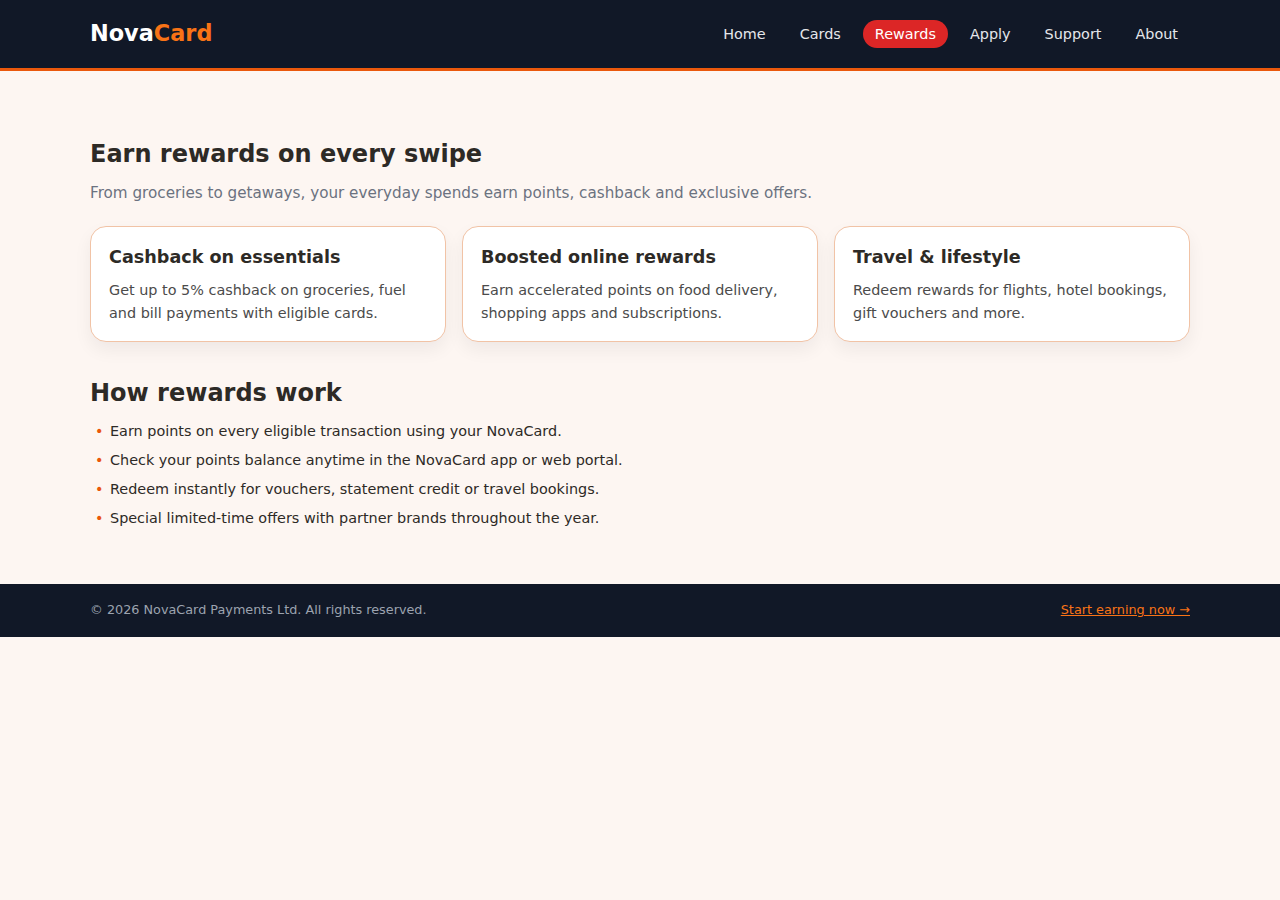
<file: rewards.html>
<!DOCTYPE html>
<html lang="en">
<head>
  <meta charset="UTF-8" />
  <title>NovaCard Rewards & Offers</title>
  <meta name="viewport" content="width=device-width, initial-scale=1" />
  <link rel="stylesheet" href="style.css" />
</head>
<body>
<header>
  <div class="container header-inner">
    <div class="logo">Nova<span>Card</span></div>
    <nav>
      <ul>
        <li><a href="index.html">Home</a></li>
        <li><a href="cards.html">Cards</a></li>
        <li><a href="rewards.html" class="active">Rewards</a></li>
        <li><a href="apply.html">Apply</a></li>
        <li><a href="support.html">Support</a></li>
        <li><a href="about.html">About</a></li>
      </ul>
    </nav>
  </div>
</header>

<main class="container">
  <section class="section">
    <h1 class="section-title">Earn rewards on every swipe</h1>
    <p class="section-subtitle">
      From groceries to getaways, your everyday spends earn points, cashback and exclusive offers.
    </p>

    <div class="grid-3">
      <div class="card">
        <h3>Cashback on essentials</h3>
        <p>Get up to 5% cashback on groceries, fuel and bill payments with eligible cards.</p>
      </div>
      <div class="card">
        <h3>Boosted online rewards</h3>
        <p>Earn accelerated points on food delivery, shopping apps and subscriptions.</p>
      </div>
      <div class="card">
        <h3>Travel & lifestyle</h3>
        <p>Redeem rewards for flights, hotel bookings, gift vouchers and more.</p>
      </div>
    </div>
  </section>

  <section class="section">
    <h2 class="section-title">How rewards work</h2>
    <ul class="feature-list">
      <li>Earn points on every eligible transaction using your NovaCard.</li>
      <li>Check your points balance anytime in the NovaCard app or web portal.</li>
      <li>Redeem instantly for vouchers, statement credit or travel bookings.</li>
      <li>Special limited-time offers with partner brands throughout the year.</li>
    </ul>
  </section>
</main>

<footer>
  <div class="container footer-inner">
    <span>© <span id="year"></span> NovaCard Payments Ltd. All rights reserved.</span>
    <span><a href="apply.html" style="color:#f97316;">Start earning now →</a></span>
  </div>
</footer>

<script>
  document.getElementById("year").textContent = new Date().getFullYear();
</script>
</body>
</html>
</file>
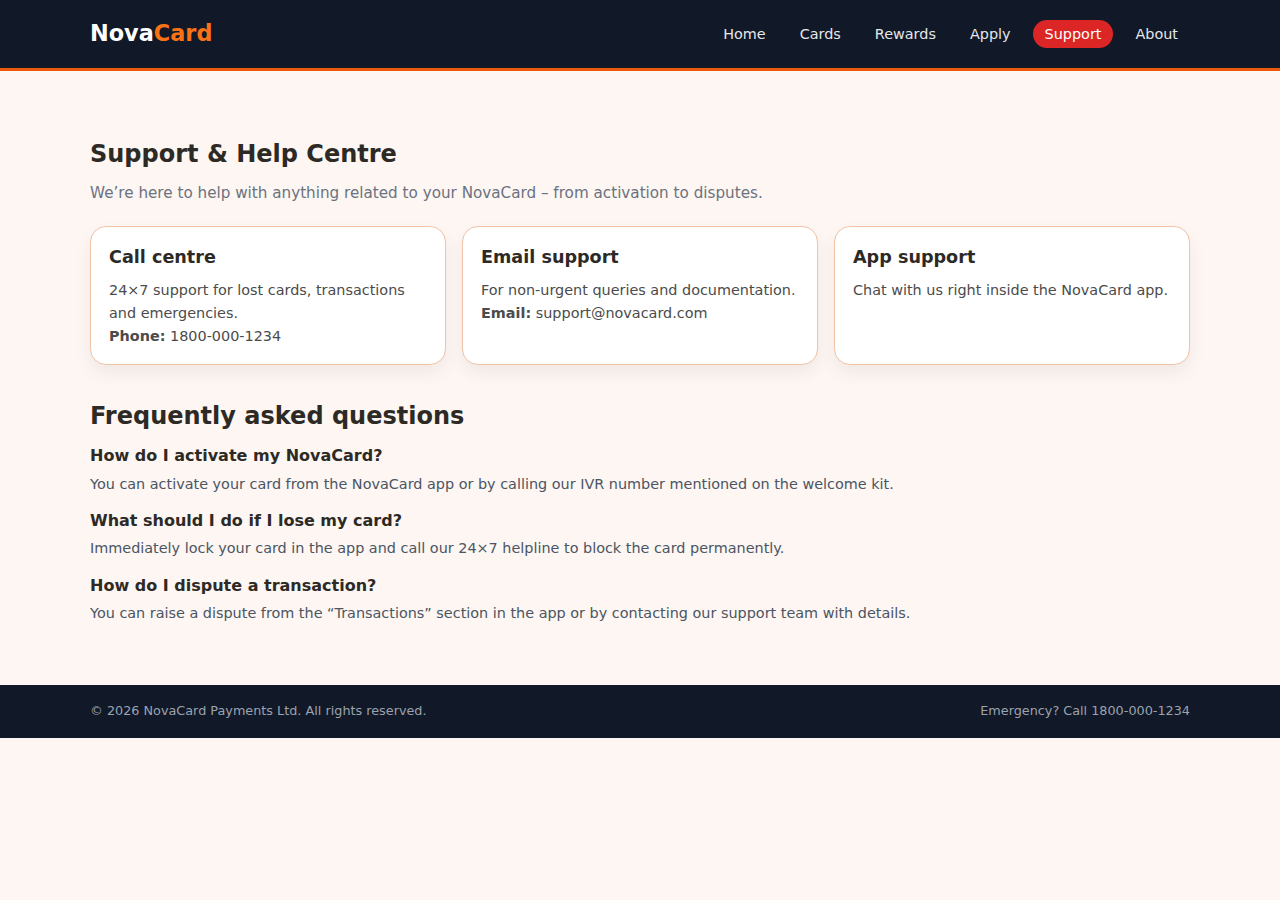
<file: support.html>
<!DOCTYPE html>
<html lang="en">
<head>
  <meta charset="UTF-8" />
  <title>NovaCard Support & FAQ</title>
  <meta name="viewport" content="width=device-width, initial-scale=1" />
  <link rel="stylesheet" href="style.css" />
</head>
<body>
<header>
  <div class="container header-inner">
    <div class="logo">Nova<span>Card</span></div>
    <nav>
      <ul>
        <li><a href="index.html">Home</a></li>
        <li><a href="cards.html">Cards</a></li>
        <li><a href="rewards.html">Rewards</a></li>
        <li><a href="apply.html">Apply</a></li>
        <li><a href="support.html" class="active">Support</a></li>
        <li><a href="about.html">About</a></li>
      </ul>
    </nav>
  </div>
</header>

<main class="container">
  <section class="section">
    <h1 class="section-title">Support & Help Centre</h1>
    <p class="section-subtitle">
      We’re here to help with anything related to your NovaCard – from activation to disputes.
    </p>

    <div class="grid-3">
      <div class="card">
        <h3>Call centre</h3>
        <p>24×7 support for lost cards, transactions and emergencies.</p>
        <p><strong>Phone:</strong> 1800-000-1234</p>
      </div>
      <div class="card">
        <h3>Email support</h3>
        <p>For non-urgent queries and documentation.</p>
        <p><strong>Email:</strong> support@novacard.com</p>
      </div>
      <div class="card">
        <h3>App support</h3>
        <p>Chat with us right inside the NovaCard app.</p>
      </div>
    </div>
  </section>

  <section class="section">
    <h2 class="section-title">Frequently asked questions</h2>

    <div class="faq-item">
      <h3>How do I activate my NovaCard?</h3>
      <p>You can activate your card from the NovaCard app or by calling our IVR number mentioned on the welcome kit.</p>
    </div>

    <div class="faq-item">
      <h3>What should I do if I lose my card?</h3>
      <p>Immediately lock your card in the app and call our 24×7 helpline to block the card permanently.</p>
    </div>

    <div class="faq-item">
      <h3>How do I dispute a transaction?</h3>
      <p>You can raise a dispute from the “Transactions” section in the app or by contacting our support team with details.</p>
    </div>
  </section>
</main>

<footer>
  <div class="container footer-inner">
    <span>© <span id="year"></span> NovaCard Payments Ltd. All rights reserved.</span>
    <span>Emergency? Call 1800-000-1234</span>
  </div>
</footer>

<script>
  document.getElementById("year").textContent = new Date().getFullYear();
</script>
</body>
</html>
</file>
<file: style.css>
/* General Reset */
* {
  margin: 0;
  padding: 0;
  box-sizing: border-box;
}

body {
  font-family: system-ui, -apple-system, BlinkMacSystemFont, "Segoe UI", sans-serif;
  background-color: #fdf6f2;
  color: #2d2a26;
  line-height: 1.6;
}

/* Layout */
.container {
  width: 90%;
  max-width: 1100px;
  margin: 0 auto;
}

/* Header & Nav */
header {
  background: #111827;
  color: #ffffff;
  padding: 16px 0;
  border-bottom: 3px solid #ea580c;
}

header .header-inner {
  display: flex;
  flex-wrap: wrap;
  justify-content: space-between;
  gap: 10px;
  align-items: center;
}

header .logo {
  font-size: 1.4rem;
  font-weight: 700;
}

header .logo span {
  color: #f97316;
}

nav ul {
  list-style: none;
  display: flex;
  flex-wrap: wrap;
  gap: 10px;
}

nav a {
  color: #e5e7eb;
  text-decoration: none;
  padding: 6px 12px;
  border-radius: 999px;
  font-size: 0.9rem;
  transition: background 0.2s, color 0.2s;
}

nav a:hover {
  background: #ea580c;
  color: #ffffff;
}

nav a.active {
  background: #dc2626;
  color: #ffffff;
}

/* Main */
main {
  padding: 32px 0 48px;
}

/* Hero */
.hero {
  display: grid;
  gap: 24px;
}

.hero-title {
  font-size: 2.2rem;
  margin-bottom: 8px;
}

.hero-subtitle {
  color: #6b6b6b;
  margin-bottom: 16px;
}

.hero-highlight {
  display: inline-block;
  background: #ffedd5;
  color: #c2410c;
  padding: 4px 10px;
  border-radius: 999px;
  font-size: 0.8rem;
  font-weight: 600;
  margin-bottom: 16px;
}

.hero-cards {
  display: grid;
  grid-template-columns: repeat(auto-fit, minmax(260px, 1fr));
  gap: 16px;
}

/* Cards */
.card {
  background: #ffffff;
  border-radius: 16px;
  padding: 16px 18px;
  box-shadow: 0 8px 18px rgba(15, 23, 42, 0.06);
  border: 1px solid #f1c3a6;
}

.card h2,
.card h3 {
  font-size: 1.1rem;
  margin-bottom: 8px;
}

.card p {
  font-size: 0.9rem;
  color: #4b4b4b;
}

.badge {
  display: inline-block;
  font-size: 0.75rem;
  padding: 3px 9px;
  border-radius: 999px;
  background: #ffece6;
  color: #dc2626;
  margin-bottom: 8px;
}

/* Buttons */
.btn {
  display: inline-block;
  background: #dc2626;
  color: #ffffff;
  padding: 8px 14px;
  border-radius: 999px;
  font-size: 0.9rem;
  text-decoration: none;
  border: none;
  cursor: pointer;
  transition: background 0.2s, transform 0.1s;
}

.btn:hover {
  background: #b91c1c;
  transform: translateY(-1px);
}

.btn-outline {
  display: inline-block;
  background: transparent;
  color: #dc2626;
  padding: 8px 14px;
  border-radius: 999px;
  border: 1px solid #dc2626;
  font-size: 0.9rem;
  text-decoration: none;
  cursor: pointer;
  transition: background 0.2s, color 0.2s;
}

.btn-outline:hover {
  background: #dc2626;
  color: #ffffff;
}

/* Sections */
.section {
  margin-top: 32px;
}

.section-title {
  font-size: 1.5rem;
  margin-bottom: 8px;
}

.section-subtitle {
  color: #6b7280;
  font-size: 0.95rem;
  margin-bottom: 20px;
}

/* Lists */
ul.feature-list {
  list-style: none;
  padding-left: 0;
  margin-top: 8px;
}

ul.feature-list li {
  padding-left: 20px;
  position: relative;
  margin-bottom: 6px;
  font-size: 0.9rem;
}

ul.feature-list li::before {
  content: "•";
  position: absolute;
  left: 5px;
  color: #ea580c;
}

/* Grid Layouts */
.grid-3 {
  display: grid;
  grid-template-columns: repeat(auto-fit, minmax(260px, 1fr));
  gap: 16px;
}

/* Table-like comparison */
.compare-table {
  width: 100%;
  border-collapse: collapse;
  margin-top: 12px;
  font-size: 0.9rem;
}

.compare-table th,
.compare-table td {
  border: 1px solid #f1c3a6;
  padding: 8px 10px;
  text-align: left;
}

.compare-table th {
  background: #ffedd5;
}

/* FAQ */
.faq-item {
  margin-bottom: 12px;
}

.faq-item h3 {
  font-size: 1rem;
  margin-bottom: 4px;
}

.faq-item p {
  font-size: 0.9rem;
  color: #4b5563;
}

/* Form */
.form-card {
  max-width: 650px;
}

form .form-group {
  margin-bottom: 14px;
}

form label {
  display: block;
  font-size: 0.9rem;
  font-weight: 600;
  margin-bottom: 4px;
}

form input[type="text"],
form input[type="email"],
form input[type="number"],
form select,
form textarea {
  width: 100%;
  padding: 8px 10px;
  border-radius: 10px;
  border: 1px solid #f1c3a6;
  font-size: 0.9rem;
  background: #ffffff;
}

form textarea {
  min-height: 120px;
  resize: vertical;
}

.form-note {
  font-size: 0.78rem;
  color: #6b7280;
}

/* Status Pills */
.status-pill {
  display: inline-block;
  font-size: 0.75rem;
  padding: 3px 8px;
  border-radius: 999px;
  background: #fef3c7;
  color: #b45309;
}

/* Footer */
footer {
  background: #111827;
  color: #9ca3af;
  padding: 16px 0;
  font-size: 0.8rem;
}

footer .footer-inner {
  display: flex;
  flex-wrap: wrap;
  justify-content: space-between;
  gap: 8px;
}

/* Responsive */
@media (min-width: 768px) {
  .hero {
    grid-template-columns: 2fr 1.4fr;
    align-items: center;
  }
}
</file>
